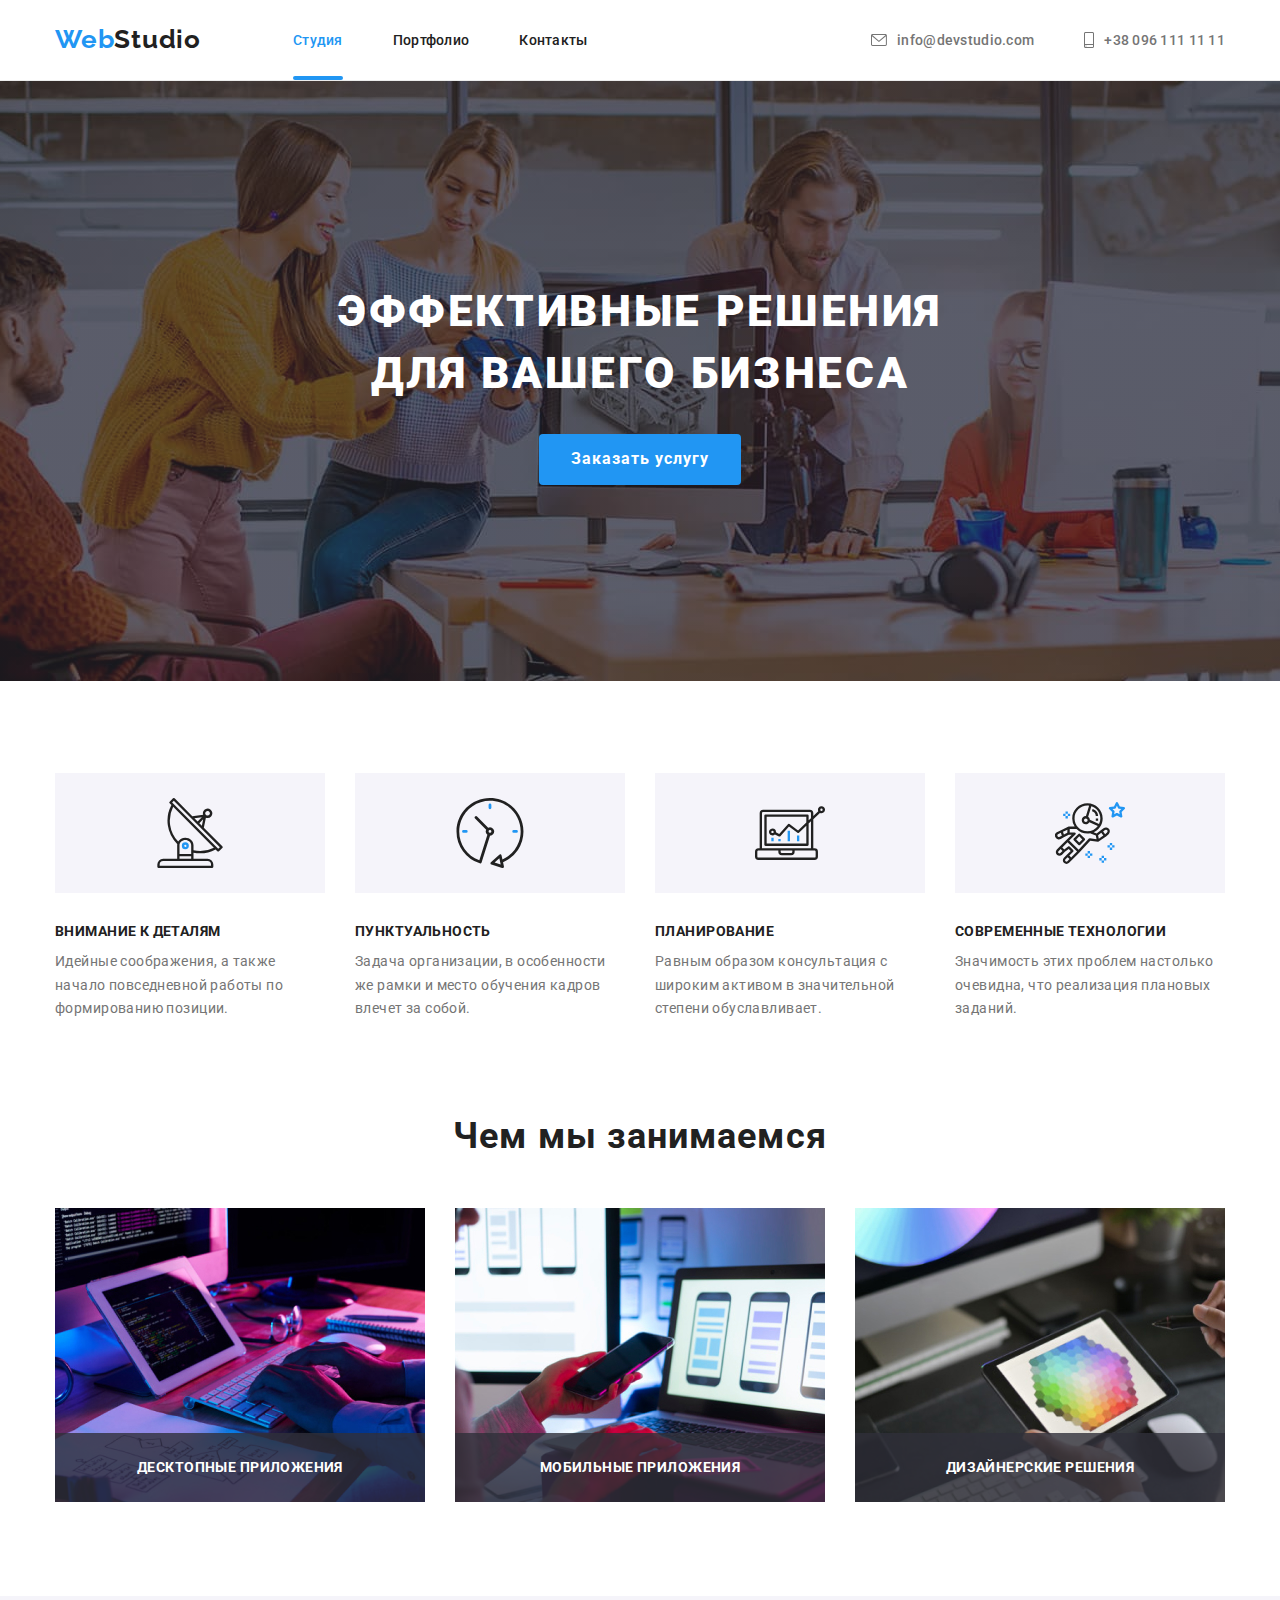
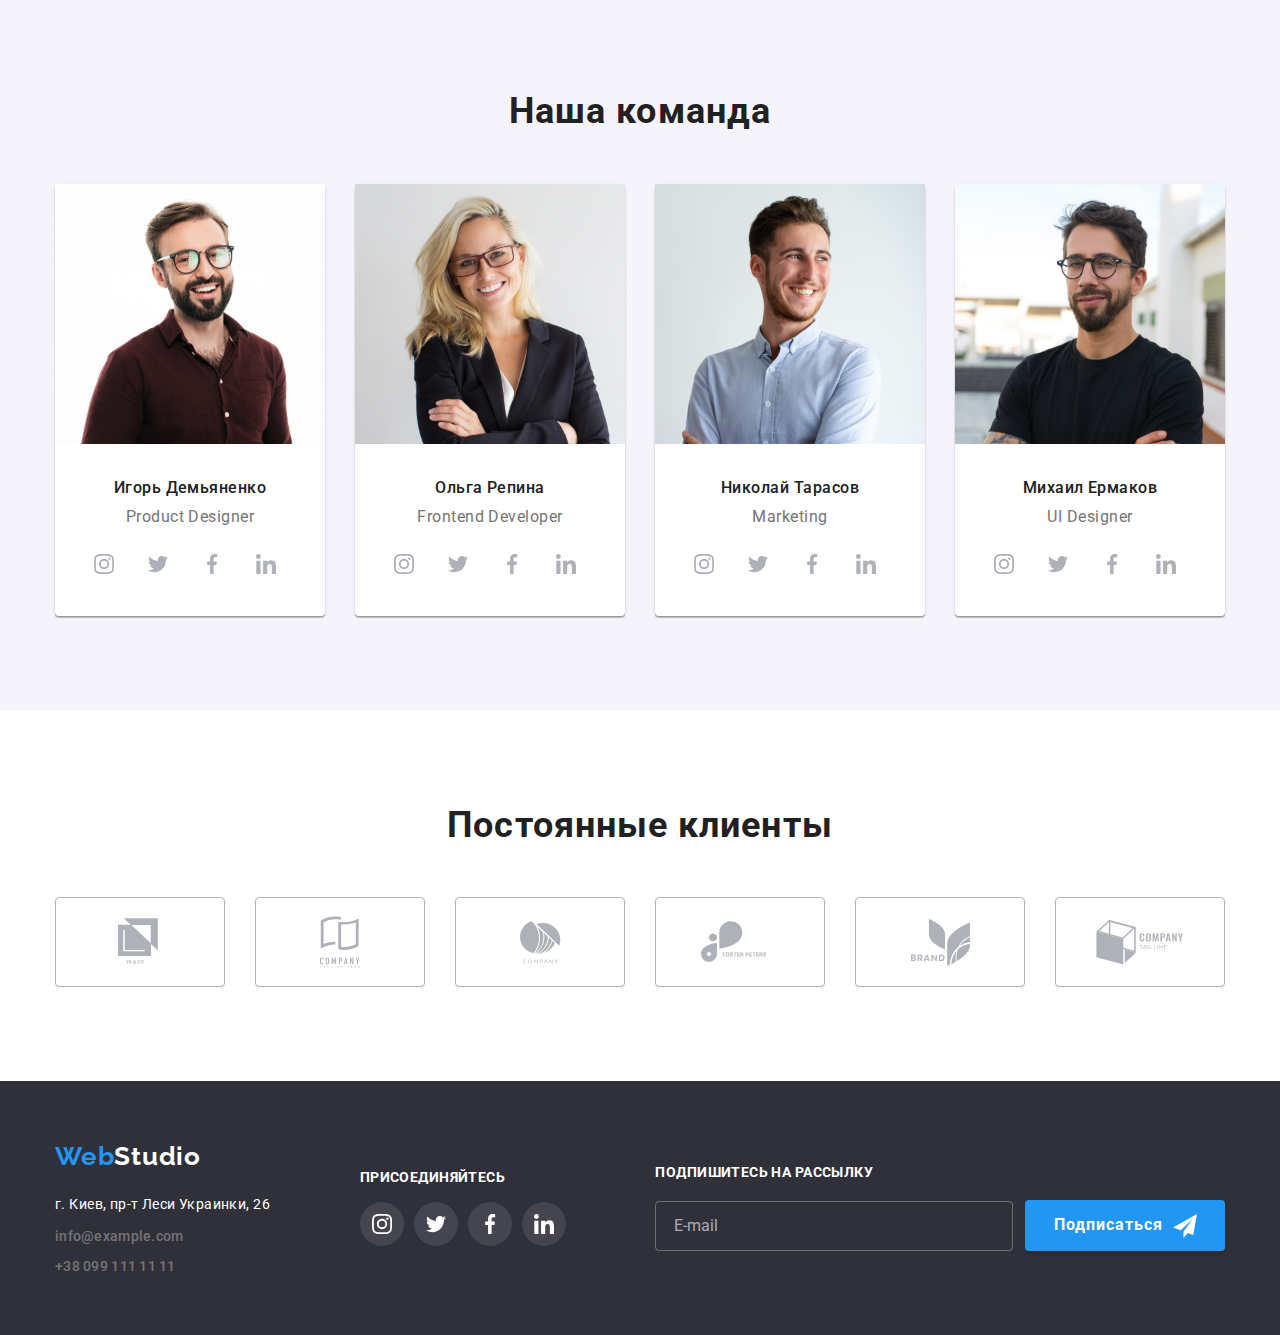
<file: index.html>
<!DOCTYPE html>
<html lang="ru">
  <head>
    <meta charset="UTF-8" />
    <meta name="viewport" content="width=device-width, initial-scale=1.0" />
    <title>Студия</title>
    <link rel="preconnect" href="https://fonts.gstatic.com" />
    <link
      href="https://fonts.googleapis.com/css2?family=Oleo+Script&family=Raleway:wght@700&family=Roboto:wght@400;500;700;900&display=swap"
      rel="stylesheet"
    />
    <link rel="stylesheet" href="css/normalize.css" />
    <link rel="stylesheet" href="css/style.css" />
  </head>

  <body>
    <!--header-->
    <header>
      <div class="container">
        <nav class="header">
          <ul class="nav">
            <li>
              <a class="logo-accent" href="./index.html"
                >Web<span class="logo-dark">Studio</span>
              </a>
            </li>
            <li><a class="nav-item current" href="./index.html">Студия</a></li>
            <li><a class="nav-item" href="./portfolio.html">Портфолио</a></li>
            <li><a class="nav-item" href="">Контакты</a></li>
          </ul>
          <ul class="nav-contact">
            <li class="icon-hover">
              <a class="nav-cont" href="mailto:info@devstudio.com">
                <svg class="nav-icon-mail" width="16" height="12">
                  <use href="./img/symbol-defs.svg#icon-mail-to"></use>
                </svg>
                info@devstudio.com
              </a>
            </li>

            <li>
              <a class="nav-cont" href="tel:+380961111111">
                <svg class="nav-icon-tel" width="10" height="16">
                  <use href="./img/symbol-defs.svg#icon-smartphone"></use>
                </svg>
                +38 096 111 11 11
              </a>
            </li>
          </ul>
        </nav>
      </div>
    </header>

    <main>
      <!--Geroy-->

      <section class="geroy">
        <div class="overlay">
          <div class="container">
            <div class="geroy-content">
              <h1 class="geroy-title">
                Эффективные решения<br />для вашего бизнеса
              </h1>

              <button class="button-geroy" data-modal-open>
                Заказать услугу
              </button>
            </div>
          </div>
        </div>
      </section>

      <!--Особенности-->
      <section class="fatyres">
        <div class="container">
          <h2 class="visually-hidden">Особенности</h2>

          <ul class="fatyres-list">
            <li class="fatyres-item">
              <div class="box-icon">
                <svg class="fatures-icon" width="70" height="70">
                  <use href="./img/symbol-defs.svg#icon-antenna-1"></use>
                </svg>
              </div>

              <h3>Внимание к деталям</h3>
              <p>
                Идейные соображения, а также начало повседневной работы по
                формированию позиции.
              </p>
            </li>

            <li class="fatyres-item">
              <div class="box-icon">
                <svg class="fatures-icon" width="70" height="70">
                  <use href="./img/symbol-defs.svg#icon-clock-1"></use>
                </svg>
              </div>

              <h3>Пунктуальность</h3>
              <p>
                Задача организации, в особенности же рамки и место обучения
                кадров влечет за собой.
              </p>
            </li>

            <li class="fatyres-item">
              <div class="box-icon">
                <svg class="fatures-icon" width="70" height="70">
                  <use href="./img/symbol-defs.svg#icon-diagram-1"></use>
                </svg>
              </div>

              <h3>Планирование</h3>
              <p>
                Равным образом консультация с широким активом в значительной
                степени обуславливает.
              </p>
            </li>

            <li class="fatyres-item">
              <div class="box-icon">
                <svg class="fatures-icon" width="70" height="70">
                  <use href="./img/symbol-defs.svg#icon-astronaut-1"></use>
                </svg>
              </div>

              <h3>Современные технологии</h3>
              <p>
                Значимость этих проблем настолько очевидна, что реализация
                плановых заданий.
              </p>
            </li>
          </ul>
        </div>
      </section>
      <!--Чем мы занимаемся-->
      <section class="wot-we-do">
        <div class="container">
          <h2 class="titllesecond">Чем мы занимаемся</h2>

          <ul class="list-foto">
            <li class="list-foto-item">
              <a href="#">
                <img src="img/box1.jpg" alt="box1" width="370" />
                <p class="list-text-item">Десктопные приложения</p>
              </a>
            </li>

            <li class="list-foto-item">
              <a href="#">
                <img src="img/box2.jpg" alt="box2" width="370" />
                <p class="list-text-item">Мобильные приложения</p>
              </a>
            </li>

            <li class="list-foto-item">
              <a href="#">
                <img src="img/box3.jpg" alt="box3" width="370" />
                <p class="list-text-item">Дизайнерские решения</p>
              </a>
            </li>
          </ul>
        </div>
      </section>

      <!-- Наша команда -->
      <section class="team">
        <div class="container">
          <h2 class="titllesecond">Наша команда</h2>

          <ul class="team-list">
            <li class="team-list-item">
              <img src="img/img1.jpg" alt="Игорь" width="270" />
              <div class="team-list-cont">
                <h3>Игорь Демьяненко</h3>
                <p>Product Designer</p>
                <!-- social-links -->
                <ul class="social-links">
                  <li class="social-box">
                    <a class="social-link" href="#">
                      <svg width="20" height="20">
                        <use
                          href="./img/symbol-defs.svg#icon-instagram-team"
                        ></use>
                      </svg>
                    </a>
                  </li>
                  <li class="social-box">
                    <a class="social-link" href="#">
                      <svg width="20" height="20">
                        <use
                          href="./img/symbol-defs.svg#icon-twitter-team"
                        ></use>
                      </svg>
                    </a>
                  </li>
                  <li class="social-box">
                    <a class="social-link" href="#">
                      <svg width="20" height="20">
                        <use
                          href="./img/symbol-defs.svg#icon-facebook-team"
                        ></use>
                      </svg>
                    </a>
                  </li>
                  <li class="social-box">
                    <a class="social-link" href="#">
                      <svg width="20" height="20">
                        <use
                          href="./img/symbol-defs.svg#icon-linkedin-team"
                        ></use>
                      </svg>
                    </a>
                  </li>
                </ul>
              </div>
            </li>

            <li class="team-list-item">
              <img src="img/img2.jpg" alt="Ольга" width="270" />
              <div class="team-list-cont">
                <h3>Ольга Репина</h3>
                <p>Frontend Developer</p>
                <ul class="social-links">
                  <li class="social-box">
                    <a class="social-link" href="#">
                      <svg width="20" height="20">
                        <use
                          href="./img/symbol-defs.svg#icon-instagram-team"
                        ></use>
                      </svg>
                    </a>
                  </li>
                  <li class="social-box">
                    <a class="social-link" href="#">
                      <svg width="20" height="20">
                        <use
                          href="./img/symbol-defs.svg#icon-twitter-team"
                        ></use>
                      </svg>
                    </a>
                  </li>
                  <li class="social-box">
                    <a class="social-link" href="#">
                      <svg width="20" height="20">
                        <use
                          href="./img/symbol-defs.svg#icon-facebook-team"
                        ></use>
                      </svg>
                    </a>
                  </li>
                  <li class="social-box">
                    <a class="social-link" href="#">
                      <svg width="20" height="20">
                        <use
                          href="./img/symbol-defs.svg#icon-linkedin-team"
                        ></use>
                      </svg>
                    </a>
                  </li>
                </ul>
              </div>
            </li>

            <li class="team-list-item">
              <img src="img/img3.jpg" alt="Николай" width="270" />
              <div class="team-list-cont">
                <h3>Николай Тарасов</h3>
                <p>Marketing</p>
                <ul class="social-links">
                  <li class="social-box">
                    <a class="social-link" href="#">
                      <svg width="20" height="20">
                        <use
                          href="./img/symbol-defs.svg#icon-instagram-team"
                        ></use>
                      </svg>
                    </a>
                  </li>
                  <li class="social-box">
                    <a class="social-link" href="#">
                      <svg width="20" height="20">
                        <use
                          href="./img/symbol-defs.svg#icon-twitter-team"
                        ></use>
                      </svg>
                    </a>
                  </li>
                  <li class="social-box">
                    <a class="social-link" href="#">
                      <svg width="20" height="20">
                        <use
                          href="./img/symbol-defs.svg#icon-facebook-team"
                        ></use>
                      </svg>
                    </a>
                  </li>
                  <li class="social-box">
                    <a class="social-link" href="#">
                      <svg width="20" height="20">
                        <use
                          href="./img/symbol-defs.svg#icon-linkedin-team"
                        ></use>
                      </svg>
                    </a>
                  </li>
                </ul>
              </div>
            </li>

            <li class="team-list-item">
              <img src="img/img4.jpg" alt="Михаил" width="270" />
              <div class="team-list-cont">
                <h3>Михаил Ермаков</h3>
                <p>UI Designer</p>
                <ul class="social-links">
                  <li class="social-box">
                    <a class="social-link" href="#">
                      <svg width="20" height="20">
                        <use
                          href="./img/symbol-defs.svg#icon-instagram-team"
                        ></use>
                      </svg>
                    </a>
                  </li>
                  <li class="social-box">
                    <a class="social-link" href="#">
                      <svg width="20" height="20">
                        <use
                          href="./img/symbol-defs.svg#icon-twitter-team"
                        ></use>
                      </svg>
                    </a>
                  </li>
                  <li class="social-box">
                    <a class="social-link" href="#">
                      <svg width="20" height="20">
                        <use
                          href="./img/symbol-defs.svg#icon-facebook-team"
                        ></use>
                      </svg>
                    </a>
                  </li>
                  <li class="social-box">
                    <a class="social-link" href="#">
                      <svg width="20" height="20">
                        <use
                          href="./img/symbol-defs.svg#icon-linkedin-team"
                        ></use>
                      </svg>
                    </a>
                  </li>
                </ul>
              </div>
            </li>
          </ul>
        </div>
      </section>

      <!-- clients -->
      <section class="clients">
        <div class="container">
          <h2 class="titllesecond">Постоянные клиенты</h2>

          <ul class="clients-list">
            <li class="clients-box">
              <a class="clients-link" href="#">
                <svg width="44" height="49">
                  <use href="./img/symbol-defs.svg#icon-logo-1"></use>
                </svg>
              </a>
            </li>
            <li class="clients-box">
              <a class="clients-link" href="#">
                <svg width="40" height="52">
                  <use href="./img/symbol-defs.svg#icon-logo-2"></use>
                </svg>
              </a>
            </li>
            <li class="clients-box">
              <a class="clients-link" href="#">
                <svg width="41" height="43">
                  <use href="./img/symbol-defs.svg#icon-logo-3"></use>
                </svg>
              </a>
            </li>
            <li class="clients-box">
              <a class="clients-link" href="#">
                <svg width="78" height="42">
                  <use href="./img/symbol-defs.svg#icon-logo-4"></use>
                </svg>
              </a>
            </li>
            <li class="clients-box">
              <a class="clients-link" href="#">
                <svg width="59" height="47">
                  <use href="./img/symbol-defs.svg#icon-logo-5"></use>
                </svg>
              </a>
            </li>
            <li class="clients-box">
              <a class="clients-link" href="#">
                <svg width="88" height="45">
                  <use href="./img/symbol-defs.svg#icon-logo-6"></use>
                </svg>
              </a>
            </li>
          </ul>
        </div>
      </section>
    </main>

    <!-- footer -->
    <footer class="footer">
      <div class="container">
        <div class="footer-content">
          <!-- footer addres -->
          <div class="footer-address">
            <a class="logo-accent-footer" href="#"
              >Web<span class="logo-white">Studio</span></a
            >

            <address class="adres-white footer-address-item">
              г. Киев, пр-т Леси Украинки, 26
            </address>

            <address class="footer-nav-cont">
              <a class="nav-cont footer-mail" href="mailto:info@example.com"
                >info@example.com</a
              >
              <a class="nav-cont" href="tel:+380991111111">+38 099 111 11 11</a>
            </address>
          </div>
          <!-- /footer addres -->
          <!-- footer social -->
          <div class="footer-social">
            <h2 class="subtitle-footer">присоединяйтесь</h2>

            <ul class="social-links">
              <li class="social-box-footer">
                <a class="social-link-footer" href="#">
                  <svg width="20" height="20">
                    <use href="./img/symbol-defs.svg#icon-instagram-team"></use>
                  </svg>
                </a>
              </li>
              <li class="social-box-footer">
                <a class="social-link-footer" href="#">
                  <svg width="20" height="20">
                    <use href="./img/symbol-defs.svg#icon-twitter-team"></use>
                  </svg>
                </a>
              </li>
              <li class="social-box-footer">
                <a class="social-link-footer" href="#">
                  <svg width="20" height="20">
                    <use href="./img/symbol-defs.svg#icon-facebook-team"></use>
                  </svg>
                </a>
              </li>
              <li class="social-box-footer">
                <a class="social-link-footer" href="#">
                  <svg width="20" height="20">
                    <use href="./img/symbol-defs.svg#icon-linkedin-team"></use>
                  </svg>
                </a>
              </li>
            </ul>
          </div>
          <!-- /footer social -->

          <!-- subscription -->
          <div class="subscription">
            <h2 class="subtitle-footer">Подпишитесь на рассылку</h2>
            <form class="footer-form">
              <label>
                <input
                  class="footer-form-input"
                  type="email"
                  name="email"
                  placeholder="E-mail"
                />
              </label>
              <div class="button-box">
                <button class="button-footer" type="submit">Подписаться</button>
                <svg class="button-icon" width="24" height="24">
                  <use href="./img/symbol-defs.svg#icon-icon-send"></use>
                </svg>
              </div>
            </form>
          </div>
        </div>
      </div>
    </footer>

    <!-- modals -->

    <div class="backdrop is-hidden" data-modal>
      <div class="modal">
        <button class="button-modal" data-modal-close>
          <svg width="18" height="18">
            <use href="./img/symbol-defs.svg#icon-close-black-18dp-2-1"></use>
          </svg>
        </button>

        <h2 class="modal-title">Оставьте свои данные, мы вам перезвоним</h2>

        <form class="form">
          <label class="form-field">
            <span class="form-lable">Имя</span>
            <input type="text" class="form-input" name="name" placeholder=" " />

            <svg class="modal-icon" width="18" height="18">
              <use href="./img/symbol-defs.svg#icon-person-black-18dp-1"></use>
            </svg>
          </label>
          <label class="form-field">
            <span class="form-lable">Телефон</span>
            <input type="tel" class="form-input" name="tel" placeholder=" " />

            <svg class="modal-icon" width="18" height="18">
              <use href="./img/symbol-defs.svg#icon-phone-black-18dp-1"></use>
            </svg>
          </label>
          <label class="form-field">
            <span class="form-lable">Почта</span>
            <input
              type="email"
              class="form-input"
              name="mail"
              placeholder=" "
            />

            <svg class="modal-icon" width="18" height="18">
              <use href="./img/symbol-defs.svg#icon-email-black-18dp-1"></use>
            </svg>
          </label>

          <label class="modal-coment"
            ><span class="form-lable">Комментарий</span>
            <textarea
              class="modal-coment-content"
              name="feedback"
              rows="5"
              placeholder="Введите текст"
            ></textarea>
          </label>
          <!-- class="visually-hidden" -->
          <!-- checked -->
          <div class="consent">
            <label class="consent-label">
              <input
                class="checkbox"
                type="checkbox"
                name="consent"
                value="consent"
              />
              <svg class="consent-icon" width="18" height="18">
                <use href="./img/symbol-defs.svg#icon-Vector"></use>
              </svg>
              <p class="consent-text">
                Соглашаюсь с рассылкой и принимаю<a
                  class="consent-link"
                  href="#"
                  >Условия договора</a
                >
              </p>
            </label>
          </div>

          <button type="submit" class="button-modal-send">Отправить</button>
        </form>
      </div>
    </div>

    <!-- JS -->
    <script src="./js/modal.js"></script>
  </body>
</html>
</file>
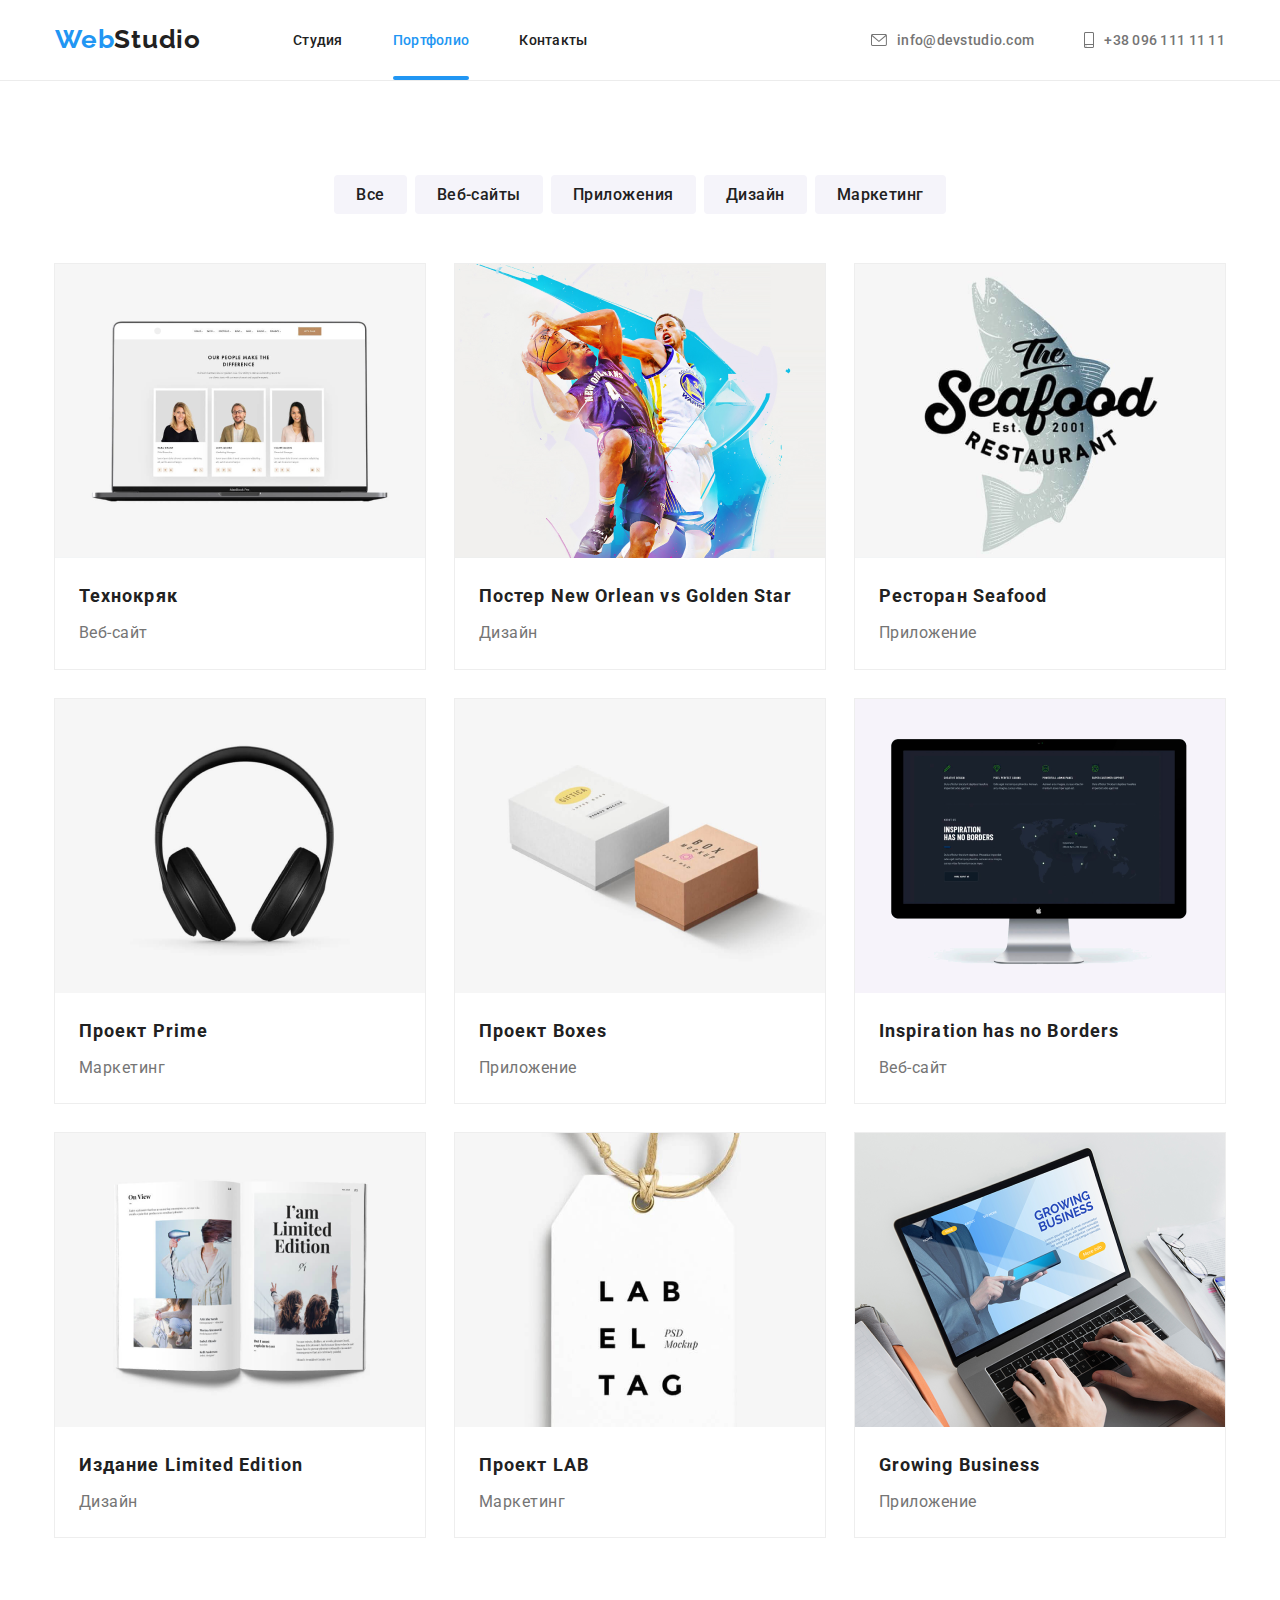
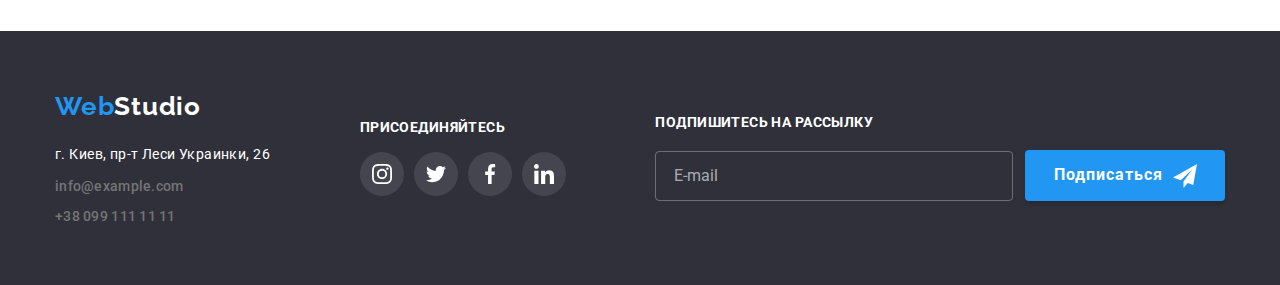
<file: portfolio.html>
<!DOCTYPE html>
<html lang="ru">
  <head>
    <meta charset="UTF-8" />
    <meta name="viewport" content="width=device-width, initial-scale=1.0" />
    <title>Портфолио</title>
    <link rel="preconnect" href="https://fonts.gstatic.com" />
    <link
      href="https://fonts.googleapis.com/css2?family=Oleo+Script&family=Raleway:wght@700&family=Roboto:wght@400;500;700;900&display=swap"
      rel="stylesheet"
    />
    <link rel="stylesheet" href="css/normalize.css" />
    <link rel="stylesheet" href="css/style.css" />
  </head>

  <body>
    <!--header-->
    <header>
      <div class="container">
        <nav class="header">
          <ul class="nav">
            <li>
              <a class="logo-accent" href="./index.html">
                Web<span class="logo-dark">Studio </span>
              </a>
            </li>
            <li><a class="nav-item" href="./index.html">Студия</a></li>
            <li>
              <a class="nav-item current" href="./portfolio.html">Портфолио</a>
            </li>
            <li><a class="nav-item" href="">Контакты</a></li>
          </ul>

          <ul class="nav-contact">
            <li class="icon-hover">
              <a class="nav-cont" href="mailto:info@devstudio.com">
                <svg class="nav-icon-mail" width="16" height="12">
                  <use href="./img/symbol-defs.svg#icon-mail-to"></use>
                </svg>
                info@devstudio.com
              </a>
            </li>
            <li>
              <a class="nav-cont" href="tel:+380961111111">
                <svg class="nav-icon-tel" width="10" height="16">
                  <use href="./img/symbol-defs.svg#icon-smartphone"></use>
                </svg>
                +38 096 111 11 11
              </a>
            </li>
          </ul>
        </nav>
      </div>
    </header>

    <main>
      <section>
        <div class="container">
          <h2 class="visually-hidden">Портфолио</h2>
          <div class="filter">
            <ul class="filter-buttton">
              <li><button class="button">Все</button></li>
              <li><button class="button">Веб-сайты</button></li>
              <li><button class="button">Приложения</button></li>
              <li><button class="button">Дизайн</button></li>
              <li><button class="button">Маркетинг</button></li>
            </ul>
          </div>

          <div class="filter-list">
            <ul class="cards">
              <li class="cards-item">
                <a class="cards-item-link" href="#">
                  <div class="card-box-overlay">
                    <div class="overlay-cards-item">
                      <p class="overlay-content">
                        Технокряк это современная площадка распространения
                        коронавируса. Компании используют эту платформу для
                        цифрового шпионажа и атак на защищённые сервера
                        конкурентов.
                      </p>
                    </div>

                    <img
                      src="./img/portfolio/tehno1.png"
                      alt="tehno1"
                      width="370"
                    />
                  </div>

                  <div class="cards-item-content">
                    <h3>Технокряк</h3>
                    <p>Веб-сайт</p>
                  </div>
                </a>
              </li>

              <li class="cards-item">
                <a class="cards-item-link" href="#">
                  <div class="card-box-overlay">
                    <div class="overlay-cards-item">
                      <p class="overlay-content">
                        Технокряк это современная площадка распространения
                        коронавируса. Компании используют эту платформу для
                        цифрового шпионажа и атак на защищённые сервера
                        конкурентов.
                      </p>
                    </div>

                    <img
                      src="./img/portfolio/basket2.png"
                      alt="basket2"
                      width="370"
                    />
                  </div>
                  <div class="cards-item-content">
                    <h3>Постер New Orlean vs Golden Star</h3>
                    <p>Дизайн</p>
                  </div>
                </a>
              </li>

              <li class="cards-item">
                <a class="cards-item-link" href="#">
                  <div class="card-box-overlay">
                    <div class="overlay-cards-item">
                      <p class="overlay-content">
                        Технокряк это современная площадка распространения
                        коронавируса. Компании используют эту платформу для
                        цифрового шпионажа и атак на защищённые сервера
                        конкурентов.
                      </p>
                    </div>

                    <img
                      src="./img/portfolio/seafood3.png"
                      alt="seafood3"
                      width="370"
                    />
                  </div>

                  <div class="cards-item-content">
                    <h3>Ресторан Seafood</h3>
                    <p>Приложение</p>
                  </div>
                </a>
              </li>

              <li class="cards-item">
                <a class="cards-item-link" href="#">
                  <div class="card-box-overlay">
                    <div class="overlay-cards-item">
                      <p class="overlay-content">
                        Технокряк это современная площадка распространения
                        коронавируса. Компании используют эту платформу для
                        цифрового шпионажа и атак на защищённые сервера
                        конкурентов.
                      </p>
                    </div>

                    <img
                      src="./img/portfolio/prime4.png"
                      alt="prime4"
                      width="370"
                    />
                  </div>

                  <div class="cards-item-content">
                    <h3>Проект Prime</h3>
                    <p>Маркетинг</p>
                  </div>
                </a>
              </li>

              <li class="cards-item">
                <a class="cards-item-link" href="#">
                  <div class="card-box-overlay">
                    <div class="overlay-cards-item">
                      <p class="overlay-content">
                        Технокряк это современная площадка распространения
                        коронавируса. Компании используют эту платформу для
                        цифрового шпионажа и атак на защищённые сервера
                        конкурентов.
                      </p>
                    </div>

                    <img
                      src="./img/portfolio/boxes5.png"
                      alt="boxes5"
                      width="370"
                    />
                  </div>

                  <div class="cards-item-content">
                    <h3>Проект Boxes</h3>
                    <p>Приложение</p>
                  </div>
                </a>
              </li>

              <li class="cards-item">
                <a class="cards-item-link" href="#">
                  <div class="card-box-overlay">
                    <div class="overlay-cards-item">
                      <p class="overlay-content">
                        Технокряк это современная площадка распространения
                        коронавируса. Компании используют эту платформу для
                        цифрового шпионажа и атак на защищённые сервера
                        конкурентов.
                      </p>
                    </div>

                    <img
                      src="./img/portfolio/borders6.png"
                      alt="borders6"
                      width="370"
                    />
                  </div>

                  <div class="cards-item-content">
                    <h3>Inspiration has no Borders</h3>
                    <p>Веб-сайт</p>
                  </div>
                </a>
              </li>

              <li class="cards-item">
                <a class="cards-item-link" href="#">
                  <div class="card-box-overlay">
                    <div class="overlay-cards-item">
                      <p class="overlay-content">
                        Технокряк это современная площадка распространения
                        коронавируса. Компании используют эту платформу для
                        цифрового шпионажа и атак на защищённые сервера
                        конкурентов.
                      </p>
                    </div>

                    <img
                      src="./img/portfolio/book7.png"
                      alt="book7"
                      width="370"
                    />
                  </div>

                  <div class="cards-item-content">
                    <h3>Издание Limited Edition</h3>
                    <p>Дизайн</p>
                  </div>
                </a>
              </li>

              <li class="cards-item">
                <a class="cards-item-link" href="#">
                  <div class="card-box-overlay">
                    <div class="overlay-cards-item">
                      <p class="overlay-content">
                        Технокряк это современная площадка распространения
                        коронавируса. Компании используют эту платформу для
                        цифрового шпионажа и атак на защищённые сервера
                        конкурентов.
                      </p>
                    </div>

                    <img
                      src="./img/portfolio/lab8.png"
                      alt="lab8"
                      width="370"
                    />
                  </div>

                  <div class="cards-item-content">
                    <h3>Проект LAB</h3>
                    <p>Маркетинг</p>
                  </div>
                </a>
              </li>

              <li class="cards-item">
                <a class="cards-item-link" href="#">
                  <div class="card-box-overlay">
                    <div class="overlay-cards-item">
                      <p class="overlay-content">
                        Технокряк это современная площадка распространения
                        коронавируса. Компании используют эту платформу для
                        цифрового шпионажа и атак на защищённые сервера
                        конкурентов.
                      </p>
                    </div>

                    <img
                      src="./img/portfolio/laptop9.png"
                      alt="laptop9"
                      width="370"
                    />
                  </div>

                  <div class="cards-item-content">
                    <h3>Growing Business</h3>
                    <p>Приложение</p>
                  </div>
                </a>
              </li>
            </ul>
          </div>
        </div>
      </section>
    </main>

    <!-- footer -->
    <footer class="footer">
      <div class="container">
        <div class="footer-content">
          <!-- footer addres -->
          <div class="footer-address">
            <a class="logo-accent-footer" href="#"
              >Web<span class="logo-white">Studio</span></a
            >

            <address class="adres-white footer-address-item">
              г. Киев, пр-т Леси Украинки, 26
            </address>

            <address class="footer-nav-cont">
              <a class="nav-cont footer-mail" href="mailto:info@example.com"
                >info@example.com</a
              >
              <a class="nav-cont" href="tel:+380991111111">+38 099 111 11 11</a>
            </address>
          </div>
          <!-- /footer addres -->
          <!-- footer social -->
          <div class="footer-social">
            <h2 class="subtitle-footer">присоединяйтесь</h2>

            <ul class="social-links">
              <li class="social-box-footer">
                <a class="social-link-footer" href="#">
                  <svg width="20" height="20">
                    <use href="./img/symbol-defs.svg#icon-instagram-team"></use>
                  </svg>
                </a>
              </li>
              <li class="social-box-footer">
                <a class="social-link-footer" href="#">
                  <svg width="20" height="20">
                    <use href="./img/symbol-defs.svg#icon-twitter-team"></use>
                  </svg>
                </a>
              </li>
              <li class="social-box-footer">
                <a class="social-link-footer" href="#">
                  <svg width="20" height="20">
                    <use href="./img/symbol-defs.svg#icon-facebook-team"></use>
                  </svg>
                </a>
              </li>
              <li class="social-box-footer">
                <a class="social-link-footer" href="#">
                  <svg width="20" height="20">
                    <use href="./img/symbol-defs.svg#icon-linkedin-team"></use>
                  </svg>
                </a>
              </li>
            </ul>
          </div>
          <!-- /footer social -->

          <!-- subscription -->
          <div class="subscription">
            <h2 class="subtitle-footer">Подпишитесь на рассылку</h2>
            <form class="footer-form">
              <label>
                <input
                  class="footer-form-input"
                  type="email"
                  name="email"
                  placeholder="E-mail"
                />
              </label>
              <div class="button-box">
                <button class="button-footer" type="submit">Подписаться</button>
                <svg class="button-icon" width="24" height="24">
                  <use href="./img/symbol-defs.svg#icon-icon-send"></use>
                </svg>
              </div>
            </form>
          </div>
        </div>
      </div>
    </footer>
  </body>
</html>
</file>
<file: css/style.css>
:root {
  --accent-color: rgba(33, 150, 243, 1);
  --title-text-color: rgba(33, 33, 33, 1);
  --logo-text-color: rgba(0, 0, 0, 1);
  --grey-text-color: rgba(117, 117, 117, 1);
  --white-text-color: rgba(255, 255, 255, 1);

  --footergeroy-bg-color: rgba(47, 48, 58, 1);
  --section-bg-color: rgba(245, 244, 250, 1);

  --cards-gap-porfolio: 30px;

  --cards-border-portfolio: 1px solid rgba(238, 238, 238, 1);

  --header-border-bottom: 1px solid rgba(236, 236, 236, 1);

  --footer-social-icon-bg: rgba(255, 255, 255, 0.1);

  --logo-grey-color: rgba(175, 177, 184, 1);

  --anim-func: cubic-bezier(0.4, 0, 0.2, 1);
  --time-anim-func: 250ms cubic-bezier(0.4, 0, 0.2, 1);

  --wot-we-do-bg: rgba(47, 48, 58, 0.8);

  --hover-overlay: rgba(33, 150, 243, 0.9);

  --modal-backdrop: rgba(0, 0, 0, 0.2);

  --button-modal-border: 1px solid rgba(0, 0, 0, 0.1);

  --border-input-mod: 1px solid rgba(33, 33, 33, 0.2);

  --accent-color-mod-hov: rgba(24, 140, 232, 1);

  --border-footer-input: 1px solid rgba(255, 255, 255, 0.3);

  --footer-imput-placehold: rgba(255, 255, 255, 0.6);
}

body {
  font-family: 'Roboto', sans-serif;
}

.container {
  width: 1200px;
  margin-left: auto;
  margin-right: auto;
  padding: 0px 15px;

  /* outline: 1px solid green; */
  /* background-color: greenyellow; */
}

/* header */

.header {
  display: flex;
  align-items: center;
  justify-content: space-between;
  height: 80px;
}

header {
  border-bottom: var(--header-border-bottom);
  position: sticky;
  z-index: 2;
  top: -1px;
  background-color: var(--white-text-color);
}

.logo-accent {
  font-size: 26px;
  line-height: 1.2;
  letter-spacing: 0.03em;
  font-weight: 700;
  font-family: 'Raleway', sans-serif;
  color: var(--accent-color);
}

.logo-dark {
  color: var(--title-text-color);
}

header .logo-accent {
  padding-right: 42px;
}

.nav {
  display: flex;
  align-items: center;
  padding-left: 0;

  /* margin-top: 0; */
  /* margin-bottom: 0; */
}

.nav li:not(:last-child) {
  padding-right: 50px;
}

.nav-contact {
  display: flex;
  padding: 0;
}

.nav-contact li {
  padding-right: 50px;
  justify-content: center;
  align-items: center;
  display: flex;
}

.nav-contact li:last-child {
  padding: 0;
}

.nav-item {
  color: var(--title-text-color);
  font-size: 14px;
  line-height: 1.2;
  font-weight: 500;
  letter-spacing: 0.02em;

  transition: color 250ms var(--anim-func);
}

.nav-item:hover,
.nav-item:focus {
  color: var(--accent-color);
}

.nav-cont {
  font-weight: 500;
  font-size: 14px;
  line-height: 1.2;
  letter-spacing: 0.02em;

  color: var(--grey-text-color);

  display: flex;
  align-items: center;

  transition: color 250ms var(--anim-func);
}

.nav-cont:hover,
.nav-cont:focus {
  color: var(--accent-color);
}

.nav-icon-mail,
.nav-icon-tel {
  /* fill: var(--grey-text-color); */
  fill: currentColor;

  margin-right: 10px;
}

.nav-icon-mail:hover,
.nav-icon-tel:hover,
.nav-icon-mail:focus,
.nav-icon-tel:focus {
  /* fill: var(--accent-color); */

  fill: currentColor;
}

/* hw-05 */
/* effekt tekuschaya stranica */
.nav-item.current {
  color: var(--accent-color);
  position: relative;
  padding-bottom: 32px;
}

.nav-item.current::after {
  position: absolute;
  bottom: 0;

  content: ' ';
  display: block;
  width: 100%;
  height: 4px;
  border-radius: 2px;

  background-color: var(--accent-color);
  opacity: 1;
}

/* animation */

.nav-item {
  position: relative;
  padding-bottom: 32px;
}

.nav-item::after {
  position: absolute;
  bottom: 0;

  content: ' ';
  display: block;
  width: 100%;
  height: 4px;
  border-radius: 2px;

  background-color: var(--accent-color);

  opacity: 0;
  transition: opacity 250ms var(--anim-func);
}

.nav-item:hover::after,
.nav-item:focus::after {
  opacity: 1;
}

/* geroy */

.overlay {
  background-image: linear-gradient(
      rgba(47, 48, 58, 0.5),
      rgba(47, 48, 58, 0.5)
    ),
    url('../img/svg_dz-4/geroy-Img-m.jpg');

  height: 600px;
  max-width: 1600px;

  /* margin-left: auto;
  margin-right: auto; */

  background-repeat: no-repeat;
  background-size: cover;
  background-position: center;
}

.geroy {
  background-color: var(--footergeroy-bg-color);

  max-width: 1600px;
  text-align: center;
  margin-left: auto;
  margin-right: auto;
}

.geroy-content {
  padding-top: 200px;
  padding-bottom: 200px;
  /* 
  display: flex;
  flex-direction: column;
  justify-content: center;
  align-items: center; */
}

.geroy-title {
  font-weight: 900;
  font-size: 44px;
  line-height: 1.4;
  text-transform: uppercase;

  letter-spacing: 0.06em;
  color: var(--white-text-color);

  margin-bottom: 30px;
}

.button-geroy {
  background-color: var(--accent-color);
  color: var(--white-text-color);
  font-weight: 700;
  font-size: 16px;
  line-height: 1.9;
  letter-spacing: 0.06em;
  border: none;
  cursor: pointer;
  padding: 10px 32px;
  border-radius: 4px;

  transition: color 250ms var(--anim-func),
    background-color 250ms var(--anim-func);
}

.button-geroy:hover,
.button-geroy:focus {
  background-color: var(--white-text-color);
  color: var(--accent-color);
}

/* fatyres */

.fatyres {
  padding-top: 92px;
}

.fatyres-list {
  display: flex;
}

.fatyres-item {
  /* height: 101px; */
  height: auto;
  margin-right: 30px;
}

.fatyres-item:last-child {
  margin-right: 0;
}

.fatyres h3 {
  color: var(--title-text-color);
  font-weight: 700;
  font-size: 14px;
  line-height: 1.2;
  letter-spacing: 0.03em;
  text-transform: uppercase;

  margin-bottom: 10px;
}

.fatyres p {
  color: var(--grey-text-color);
  font-weight: 400;
  font-size: 14px;
  line-height: 1.7;
  letter-spacing: 0.03em;
}

.box-icon {
  width: 270px;
  height: 120px;

  margin-bottom: 30px;

  display: flex;
  justify-content: center;
  align-items: center;

  background-color: var(--section-bg-color);
}

/* wot-we-do */

.wot-we-do {
  padding-top: 94px;
  padding-bottom: 94px;
}

.wot-we-do h2 {
  margin-bottom: 50px;
}

.titllesecond {
  color: var(--title-text-color);
  font-weight: 700;
  font-size: 36px;
  line-height: 1.2;
  text-align: center;
  letter-spacing: 0.03em;
}

.list-foto {
  display: flex;
}

.list-foto-item:not(:last-child) {
  margin-right: 30px;
}

.list-foto-item img {
  display: block;
  width: 100%;
}

.list-foto-item {
  position: relative;
}

.list-text-item {
  position: absolute;
  bottom: 0;
  left: 0;

  display: inline-block;

  background: var(--wot-we-do-bg);
  color: var(--white-text-color);
  padding: 27px;
  width: 100%;

  font-weight: 700;
  font-size: 14px;
  line-height: 1.1;
  text-align: center;
  letter-spacing: 0.03em;
  text-transform: uppercase;
  text-decoration: none;
}

/* team */

.team {
  background-color: var(--section-bg-color);

  padding-top: 94px;
  padding-bottom: 94px;
}

.team-list {
  display: flex;
  margin-top: 50px;
}

.team-list-item:not(:last-child) {
  margin-right: 30px;
}

.team-list-item {
  text-align: center;

  background-color: var(--white-text-color);
  border-radius: 4px;

  box-shadow: 0px 1px 3px rgba(0, 0, 0, 0.12), 0px 1px 1px rgba(0, 0, 0, 0.14),
    0px 2px 1px rgba(0, 0, 0, 0.2);
}

.team-list-cont {
  padding-top: 30px;
  padding-bottom: 30px;
}

.team h3 {
  color: var(--title-text-color);

  font-weight: 500;
  font-size: 16px;
  line-height: 1.2; /* text-align: center; */
  letter-spacing: 0.03em;

  /* margin-top: 30px; */
  margin-bottom: 10px;
}

.team p {
  color: var(--grey-text-color);

  font-weight: 400;
  font-size: 16px;
  line-height: 19px; /* text-align: center; */
  letter-spacing: 0.03em;

  /* padding-bottom: 30px; */
}

.social-links {
  display: flex;
  justify-content: center;
  align-items: center;

  margin-top: 16px;
}

.social-box {
  /* display: flex;
  justify-content: center;
  align-items: center; */
  /* width: 44px;
  height: 44px; */
  margin-right: 10px;
  /* fill: var(--grey-text-color); */
  /* cursor: pointer; */
}

.social-box:hover {
  /* fill: var(--white-text-color); */
  /* background-color: var(--accent-color); */
  /* border-radius: 50%; */
}

.social-link {
  display: flex;

  justify-content: center;
  align-items: center;

  width: 44px;
  height: 44px;

  border-radius: 50%;
  cursor: pointer;
  fill: var(--logo-grey-color);

  transition: fill 250ms var(--anim-func),
    background-color 250ms var(--anim-func);
}

.social-link:hover,
.social-link:focus {
  background-color: var(--accent-color);
  fill: var(--white-text-color);
}

/* clients */

.clients {
  padding-top: 94px;
  padding-bottom: 94px;
}

.clients-list {
  display: flex;
}

.clients-box {
  margin-right: 30px;
  margin-top: 50px;
}

.clients-box:last-child {
  margin-right: 0;
}

.clients-link {
  fill: var(--logo-grey-color);

  width: 170px;
  height: 90px;

  border: 1px solid #afb1b8;
  box-sizing: border-box;
  border-radius: 4px;
  display: flex;
  justify-content: center;
  align-items: center;

  transition: fill 250ms var(--anim-func), border 250ms var(--anim-func);
}

.clients-link:hover {
  fill: var(--accent-color);
  border: 1px solid var(--accent-color);
}

.clients-link:focus {
  fill: var(--accent-color);
  border: 1px solid var(--accent-color);
  outline: none;
}

/* footer */
.footer {
  padding-top: 60px;
  padding-bottom: 60px;
  background-color: var(--footergeroy-bg-color);
}

.footer-content {
  display: flex;
  justify-content: space-between;
  align-items: center;
}

.logo-accent-footer {
  display: inline-block;
  font-size: 26px;
  line-height: 1.2;
  letter-spacing: 0.03em;
  font-weight: 700;
  font-family: 'Raleway', sans-serif;
  color: var(--accent-color);
  margin-bottom: 20px;
}

.logo-white {
  color: var(--white-text-color);
}

.footer-nav-cont {
  display: flex;
  flex-direction: column;
}

.footer-address-item {
  margin-bottom: 9px;
}

.adres-white {
  font-weight: 400;
  font-size: 14px;
  line-height: 1.7;
  letter-spacing: 0.03em;
  color: var(--white-text-color);
}

.nav-cont.footer-mail {
  margin-bottom: 9px;
  line-height: 1.7;
}

.subtitle-footer {
  font-weight: 700;
  color: var(--white-text-color);
  font-size: 14px;
  line-height: 1.1;
  letter-spacing: 0.03em;
  text-transform: uppercase;
}

.social-box-footer {
  margin-right: 10px;
}

.social-box-footer:last-child {
  margin-right: 0;
}

.social-link-footer {
  width: 44px;
  height: 44px;

  display: flex;
  justify-content: center;
  align-items: center;
  fill: var(--white-text-color);
  /* background-color: var(--grey-text-color); */
  background-color: var(--footer-social-icon-bg);
  border-radius: 50%;

  transition: background-color 250ms var(--anim-func);
}

.social-link-footer:hover,
.social-link-footer:focus {
  background-color: var(--accent-color);
}

.subscription {
  /* margin-left: 93px; */
}

.footer-form {
  display: flex;
  flex-direction: row;
  align-items: flex-end;
  justify-content: center;
}

.footer-form-input {
  width: 358px;
  height: 50px;
  margin-right: 12px;
  margin-top: 20px;

  background-color: transparent;
  border: var(--border-footer-input);
  border-radius: 4px;
  color: var(--footer-imput-placehold);

  outline: none;
}

.footer-form-input::placeholder {
  padding-left: 16px;
  color: var(--footer-imput-placehold);
}

.footer-form-input:focus,
.footer-form-input:hover {
  border: 1px solid var(--accent-color);
}

.button-footer {
  /* position: relative; */
  display: block;
  margin: 0 auto;

  background-color: var(--accent-color);
  color: var(--white-text-color);
  box-shadow: 0px 4px 4px rgb(0 0 0 / 15%);
  font-weight: 700;
  font-size: 16px;
  line-height: 1.9;
  letter-spacing: 0.06em;
  border: none;
  cursor: pointer;
  padding: 10px 62px 10px 29px;
  border-radius: 4px;
  transition: background-color var(--time-anim-func),
    color var(--time-anim-func), fill var(--time-anim-func);
}

.button-footer:focus,
.button-footer:hover {
  background-color: var(--white-text-color);
  color: var(--accent-color);
}

.button-box {
  position: relative;
}

.button-icon {
  position: absolute;
  top: 50%;
  right: 28px;
  transform: translateY(-50%);
  fill: var(--white-text-color);
  transition: background-color var(--time-anim-func),
    color var(--time-anim-func), fill var(--time-anim-func);
}

.button-footer:focus ~ .button-icon,
.button-footer:hover ~ .button-icon {
  fill: var(--accent-color);
}

/* STR 2 */
/* portfolio */

.filter {
  padding-top: 94px;
}

.filter-buttton {
  display: flex;
  justify-content: center;
  padding: 0;
  margin: 0;
}

.button {
  background-color: var(--section-bg-color);
  color: var(--title-text-color);
  border: none;
  border-radius: 4px;
  cursor: pointer;
  font-weight: 500;
  font-size: 16px;
  line-height: 1.7;
  letter-spacing: 0.03em;

  text-align: center;

  padding: 6px 22px;

  transition: color 250ms var(--anim-func),
    background-color 250ms var(--anim-func), box-shadow 250ms var(--anim-func);
}

.filter-buttton li:not(:last-child) {
  margin-right: 8px;
}

/* .filter-buttton li:last-child {
  margin: 0;
} */

.button:focus,
.button:hover {
  background-color: var(--accent-color);
  color: var(--white-text-color);
  border: none;
  outline: none;

  box-shadow: 0px 3px 1px rgba(0, 0, 0, 0.1), 0px 1px 2px rgba(0, 0, 0, 0.08),
    0px 2px 2px rgba(0, 0, 0, 0.12);
}

/* filter-list */

.filter-list {
  margin-top: 50px;
  padding-bottom: 94px;
}

.filter-list h3 {
  color: var(--title-text-color);
  font-weight: 700;
  font-size: 18px;
  line-height: 2;
  letter-spacing: 0.06em;
}

.cards-item-content p {
  color: var(--grey-text-color);
  font-weight: 400;
  font-size: 16px;
  line-height: 1.9;
  letter-spacing: 0.03em;
}

.cards {
  /* outline: 1px solid tomato; */
  padding: 0;
  margin: 0;

  display: flex;
  flex-wrap: wrap;

  margin-left: calc(-1 * var(--cards-gap-porfolio));
  margin-top: calc(-1 * var(--cards-gap-porfolio));
}

.cards-item {
  flex-basis: calc(100% / 3 - var(--cards-gap-porfolio));
  margin-left: var(--cards-gap-porfolio);
  margin-top: var(--cards-gap-porfolio);
  outline: var(--cards-border-portfolio);
}

.cards-item img {
  display: block;
  width: 100%;
}

.cards-item-link {
  display: block;
  transition: box-shadow 250ms var(--anim-func);
}

.card-box-overlay {
  position: relative;

  overflow: hidden;
}

.overlay-cards-item {
  position: absolute;
  top: 0;
  left: 0;
  /* width: 370px;
  height: 294px; */
  width: 100%;
  height: 100%;
  padding: 63px 24px;

  background: var(--hover-overlay);

  transform: translateY(100%);
  transition: transform var(--time-anim-func);
}

.overlay-content {
  text-decoration: none;
  color: var(--white-text-color);

  font-size: 18px;
  line-height: 1.6;
  letter-spacing: 0.03em;
}

.cards-item:hover .overlay-cards-item {
  transform: translateY(0);
}

.cards-item-link:focus,
.cards-item-link:hover {
  outline: none;
  box-shadow: 0px 1px 1px rgba(0, 0, 0, 0.12), 0px 4px 4px rgba(0, 0, 0, 0.06),
    1px 4px 6px rgba(0, 0, 0, 0.16);
}

.cards-item-content {
  padding: 20px 24px;
}

.cards-item-content h3 {
  margin-bottom: 4px;
}

/* modals */

.backdrop {
  position: fixed;
  z-index: 10;
  top: 0;
  left: 0;
  width: 100%;
  height: 100%;

  background-color: var(--modal-backdrop);

  opacity: 1;
  transition: opacity 250ms var(--anim-func);
}

.backdrop.is-hidden {
  visibility: hidden;
  opacity: 0;
  pointer-events: none;
}

.backdrop.is-hidden .modal {
  transform: translate(-50%, -50%) scale(0.7);
  opacity: 0;
}

.modal {
  position: absolute;

  top: 50%;
  left: 50%;

  width: 528px;
  height: 581px;

  padding: 40px;

  background: var(--white-text-color);
  box-shadow: 0px 1px 3px rgba(0, 0, 0, 0.12), 0px 1px 1px rgba(0, 0, 0, 0.14),
    0px 2px 1px rgba(0, 0, 0, 0.2);
  border-radius: 4px;

  transform: translate(-50%, -50%) scale(1);
  opacity: 1;
  transition: opacity 250ms var(--anim-func), transform 250ms var(--anim-func);
}

.button-modal {
  position: absolute;
  right: 8px;
  top: 8px;

  display: flex;
  align-items: center;

  border: var(--button-modal-border);
  border-radius: 50%;
  background-color: var(--white-text-color);

  fill: var(--logo-text-color);
  cursor: pointer;
  width: 30px;
  height: 30px;

  transition: fill 250ms var(--anim-func);
}

.button-modal:hover,
.button-modal:focus {
  fill: var(--accent-color);
}

.modal-title {
  font-weight: 700;
  font-size: 20px;
  line-height: 1.2;
  text-align: center;
  letter-spacing: 0.03em;
  margin-bottom: 12px;
}

.form {
}

.form-field {
  display: flex;
  flex-direction: column;

  position: relative;
  margin-bottom: 10px;
}

.form-input {
  width: 448px;
  height: 40px;

  /* cursor: pointer; */

  padding-left: 42px;

  border: var(--border-input-mod);
  box-sizing: border-box;
  border-radius: 4px;
  transition: border 250ms var(--anim-func);
}

.form-input:focus,
.form-input:hover {
  border: 1px solid rgba(33, 150, 243, 1);
  outline: none;
}

/* .form-input::placeholder {
  padding-left: 83px;
} */

.modal-icon {
  position: absolute;
  left: 12px;

  top: 50%;
  cursor: pointer;
  fill: var(--title-text-color);

  transition: fill 250ms var(--anim-func);
}

.modal-icon:focus,
.modal-icon:hover {
  fill: var(--accent-color);
}

/* .modal-icon:hover .form-input {
  border: 1px solid rgba(33, 150, 243, 1);
  outline: none;
} */

.form-input:focus ~ .modal-icon,
.form-input:hover ~ .modal-icon {
  fill: var(--accent-color);
}

.form-lable {
  /* position: absolute;
  top: -40%; */

  padding-bottom: 4px;

  color: var(--grey-text-color);
  font-weight: 400;
  font-size: 12px;
  line-height: 1.2;

  letter-spacing: 0.01em;
}

.modal-coment {
  display: flex;
  flex-direction: column;
  margin-bottom: 20px;
}

.modal-coment-content {
  width: 448px;
  height: 120px;
  padding: 12px 16px;
  resize: none;

  border: var(--border-input-mod);
  box-sizing: border-box;
  border-radius: 4px;
  transition: border 250ms var(--anim-func);
}

.modal-coment-content:focus,
.modal-coment-content:hover {
  border: 1px solid rgba(33, 150, 243, 1);
  outline: none;
}

.modal-coment textarea::placeholder {
  font-weight: 400;
  font-size: 14px;
  line-height: 1.1;
  letter-spacing: 0.01em;

  color: rgba(117, 117, 117, 0.5);
}

.consent {
}

.consent-label {
  display: flex;
  align-items: center;
  justify-content: center;
}

.checkbox {
  appearance: none;
  position: absolute;

  -moz-appearance: none;
  -webkit-appearance: none;
}

.consent-icon {
  transition: background-color 250ms var(--anim-func),
    fill 250ms var(--anim-func);
}

.checkbox:checked + .consent-icon {
  background-image: url(../img/modal/icon-check.svg);
  background-color: var(--accent-color);
  background-size: contain;
  fill: var(--accent-color);
  background-origin: border-box;
  border-radius: 4px;
}

.consent-text {
  color: var(--grey-text-color);

  font-weight: 400;
  font-size: 14px;
  line-height: 1.7;
  letter-spacing: 0.03em;

  margin-left: 7px;
}
.consent-link {
  color: var(--accent-color);
  text-decoration: underline;
}
.consent-icon {
}

.button-modal-send {
  display: block;
  margin: 0 auto;
  margin-top: 30px;

  background-color: var(--accent-color);
  color: var(--white-text-color);
  box-shadow: 0px 4px 4px rgba(0, 0, 0, 0.15);

  font-weight: 700;
  font-size: 16px;
  line-height: 1.9;
  letter-spacing: 0.06em;
  border: none;
  cursor: pointer;
  padding: 10px 55px;
  border-radius: 4px;

  transition: background-color 250ms var(--anim-func);
}

.button-modal-send:hover,
.button-modal-send:focus {
  background-color: var(--accent-color-mod-hov);
}

/* font-family: 'Raleway', sans-serif;
font-family: 'Roboto', sans-serif; */ ;
</file>
